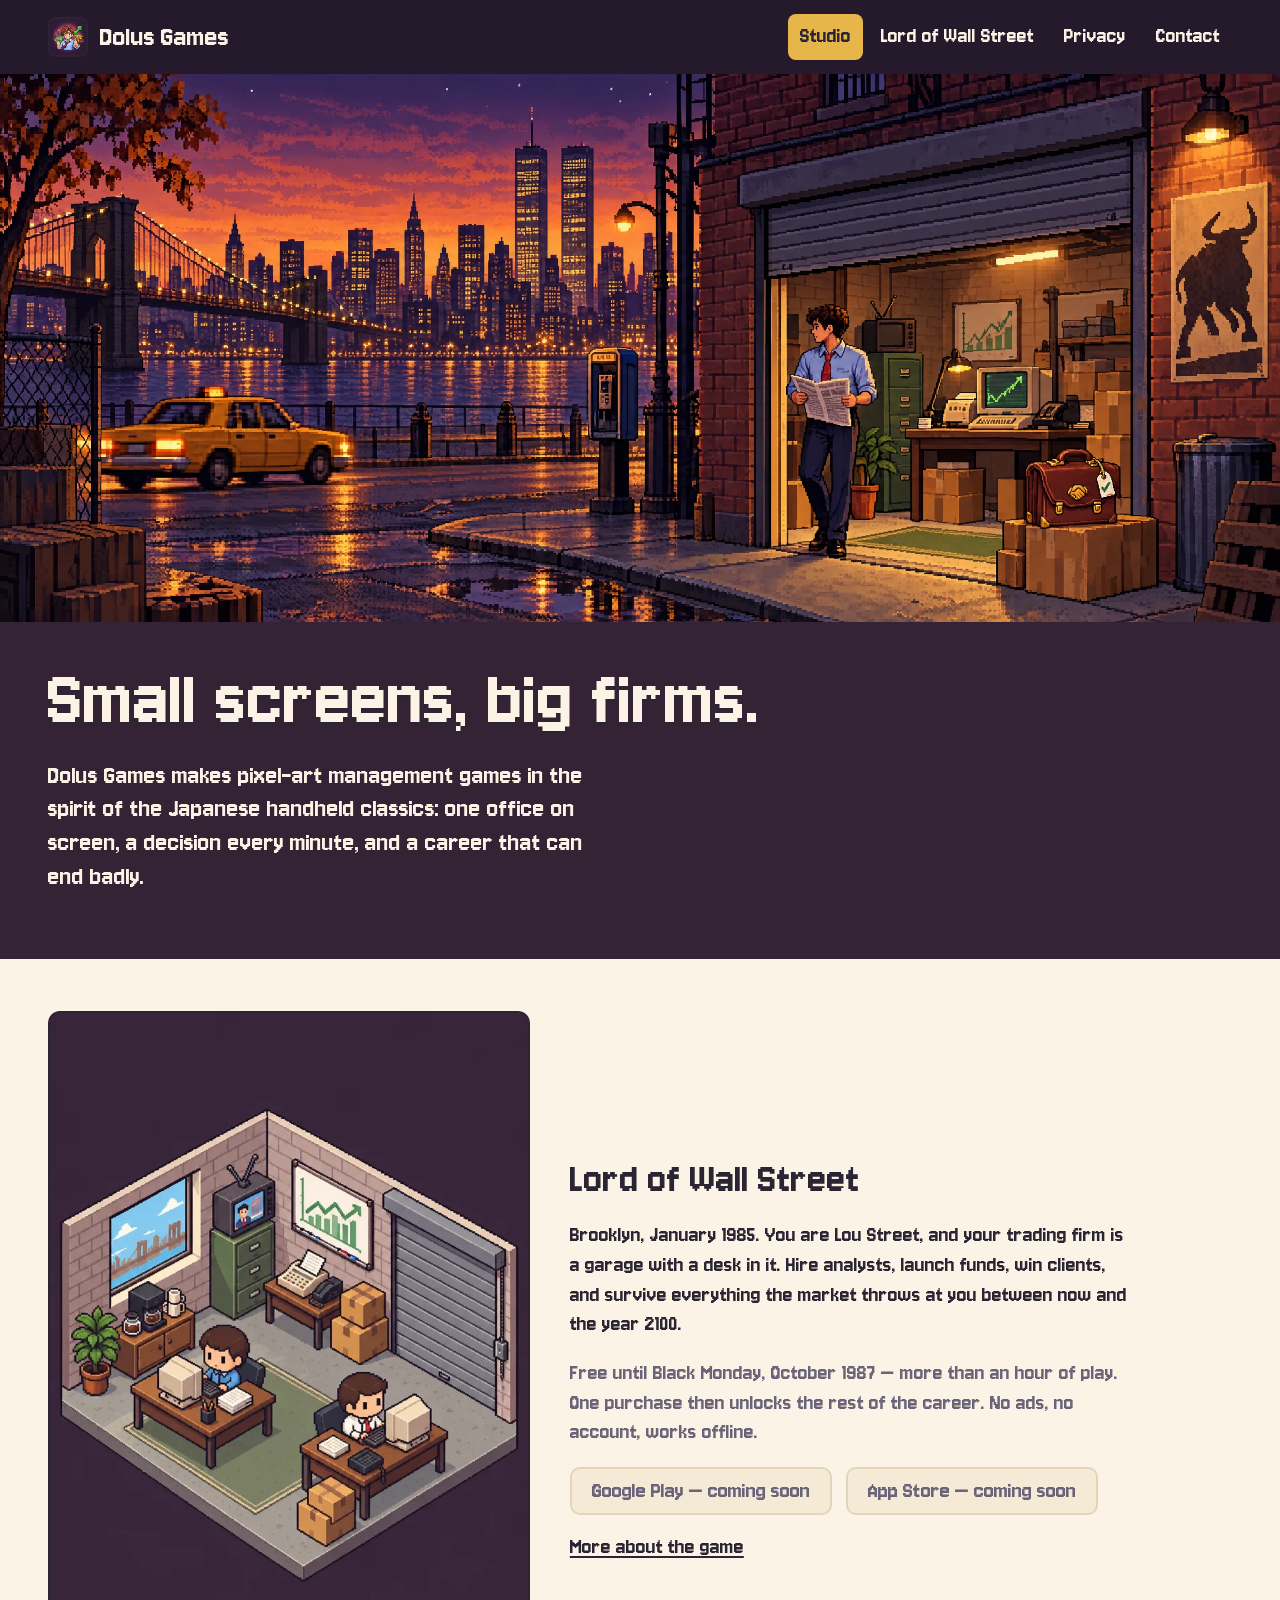
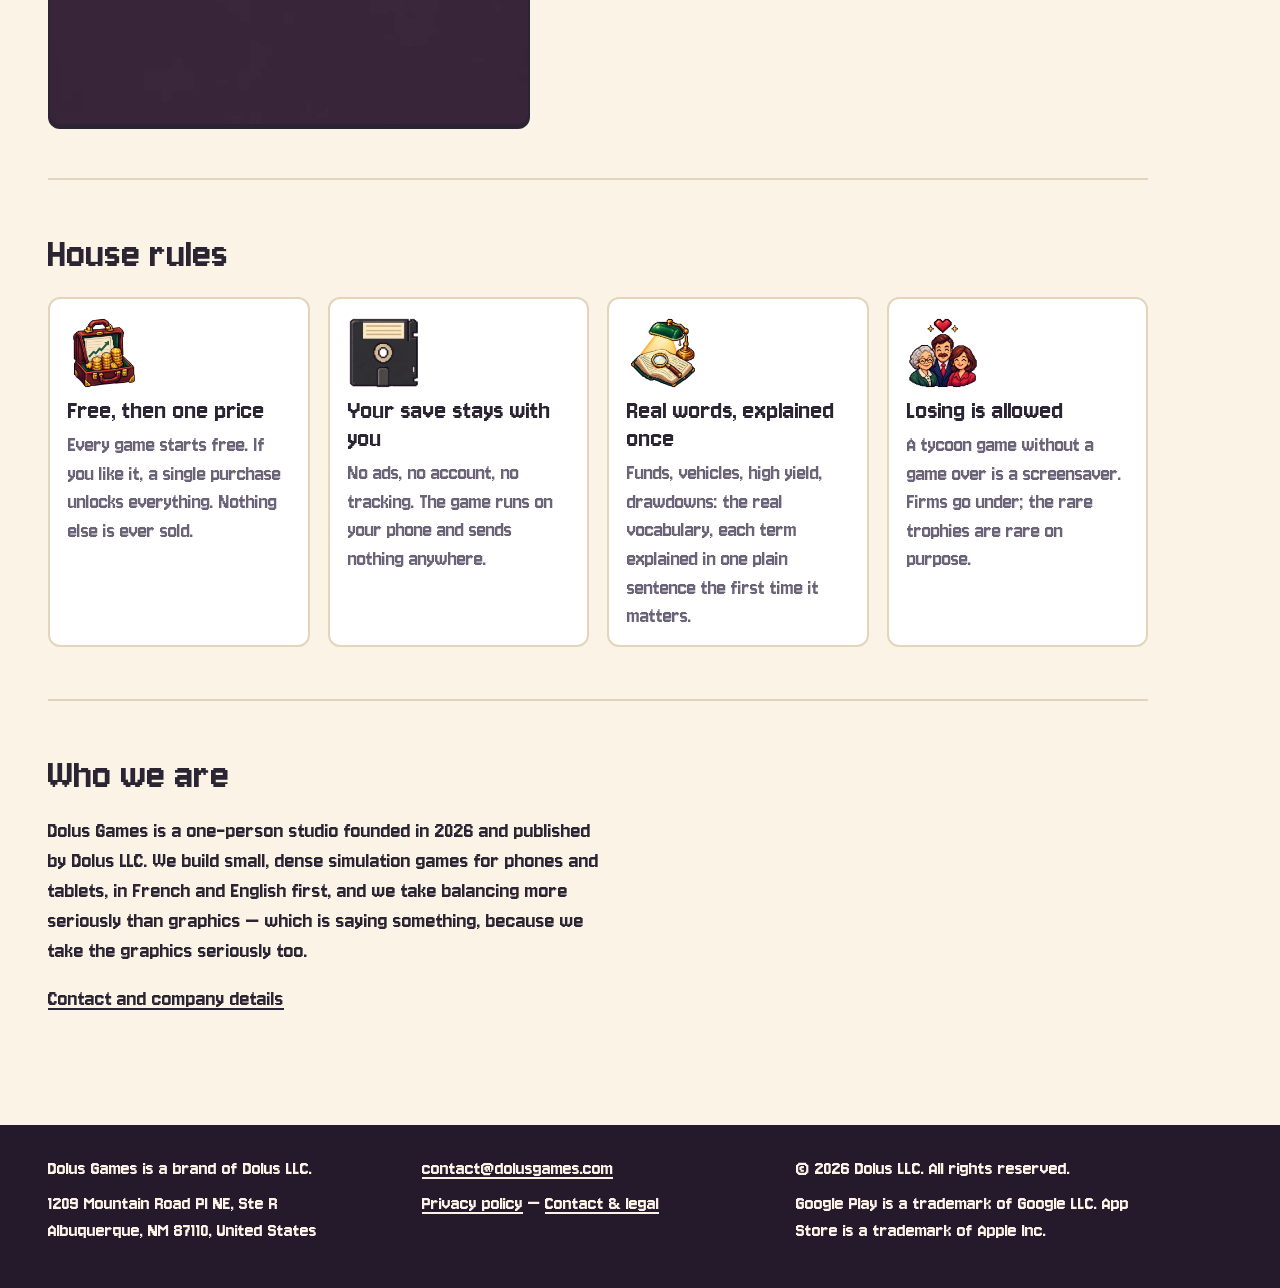
<file: index.html>
<!doctype html>
<html lang="en">
<head>
<meta charset="utf-8">
<meta name="viewport" content="width=device-width,initial-scale=1">
<title>Dolus Games — pixel-art tycoon games</title>
<meta name="description" content="Dolus Games is an independent studio making pixel-art management games. First title: Lord of Wall Street — build a trading firm from a Brooklyn garage in 1985 to the year 2100.">
<meta property="og:title" content="Dolus Games">
<meta property="og:description" content="Pixel-art tycoon games. First title: Lord of Wall Street.">
<meta property="og:image" content="https://dolusgames.com/img/og.jpg">
<link rel="stylesheet" href="styles.css">
<link rel="icon" href="img/icon-64.png">
<link rel="apple-touch-icon" href="img/icon-512.png">
</head>
<body>

<header class="top">
  <a class="brand" href="index.html"><img src="img/icon-256.webp" alt="" width="40" height="40">Dolus Games</a>
  <nav class="nav" aria-label="Main">
    <a href="index.html" aria-current="page">Studio</a>
    <a href="lord-of-wall-street.html">Lord of Wall Street</a>
    <a href="privacy.html">Privacy</a>
    <a href="contact.html">Contact</a>
  </nav>
</header>

<div class="hero">
  <img class="hero-art" src="img/hero.webp" srcset="img/hero-1200.webp 1200w, img/hero.webp 2400w" sizes="100vw" alt="A trader reads the newspaper at the door of a Brooklyn garage at dusk in 1985, the Manhattan skyline across the river." width="2400" height="1030">
  <div class="hero-copy">
    <h1>Small screens, big firms.</h1>
    <p>Dolus Games makes pixel-art management games in the spirit of the Japanese handheld classics: one office on screen, a decision every minute, and a career that can end badly.</p>
  </div>
</div>

<main>
  <section>
    <div class="split">
      <div class="art"><img src="img/garage.webp" alt="The first office: a Brooklyn garage with a desk, a computer, a TV and cardboard boxes." width="688" height="1024"></div>
      <div>
        <h2>Lord of Wall Street</h2>
        <p>Brooklyn, January 1985. You are Lou Street, and your trading firm is a garage with a desk in it. Hire analysts, launch funds, win clients, and survive everything the market throws at you between now and the year 2100.</p>
        <p class="muted">Free until Black Monday, October 1987 — more than an hour of play. One purchase then unlocks the rest of the career. No ads, no account, works offline.</p>
        <div class="stores">
          <span class="btn off">Google Play — coming soon</span>
          <span class="btn off">App Store — coming soon</span>
        </div>
        <p style="margin-top:18px"><a href="lord-of-wall-street.html">More about the game</a></p>
      </div>
    </div>
  </section>

  <section>
    <h2>House rules</h2>
    <div class="cards">
      <div class="card">
        <img src="img/m_fund.webp" alt="" width="72" height="72">
        <h3>Free, then one price</h3>
        <p>Every game starts free. If you like it, a single purchase unlocks everything. Nothing else is ever sold.</p>
      </div>
      <div class="card">
        <img src="img/m_save.webp" alt="" width="72" height="72">
        <h3>Your save stays with you</h3>
        <p>No ads, no account, no tracking. The game runs on your phone and sends nothing anywhere.</p>
      </div>
      <div class="card">
        <img src="img/m_research.webp" alt="" width="72" height="72">
        <h3>Real words, explained once</h3>
        <p>Funds, vehicles, high yield, drawdowns: the real vocabulary, each term explained in one plain sentence the first time it matters.</p>
      </div>
      <div class="card">
        <img src="img/t_clients.webp" alt="" width="72" height="72">
        <h3>Losing is allowed</h3>
        <p>A tycoon game without a game over is a screensaver. Firms go under; the rare trophies are rare on purpose.</p>
      </div>
    </div>
  </section>

  <section>
    <h2>Who we are</h2>
    <p>Dolus Games is a one-person studio founded in 2026 and published by Dolus LLC. We build small, dense simulation games for phones and tablets, in French and English first, and we take balancing more seriously than graphics — which is saying something, because we take the graphics seriously too.</p>
    <p><a href="contact.html">Contact and company details</a></p>
  </section>
</main>

<footer>
  <div class="cols">
    <div>
      <p>Dolus Games is a brand of Dolus LLC.</p>
      <p>1209 Mountain Road Pl NE, Ste R<br>Albuquerque, NM 87110, United States</p>
    </div>
    <div>
      <p><a href="mailto:contact@dolusgames.com">contact@dolusgames.com</a></p>
      <p><a href="privacy.html">Privacy policy</a> — <a href="contact.html">Contact &amp; legal</a></p>
    </div>
    <div>
      <p>© 2026 Dolus LLC. All rights reserved.</p>
      <p>Google Play is a trademark of Google LLC. App Store is a trademark of Apple Inc.</p>
    </div>
  </div>
</footer>
</body>
</html>
</file>
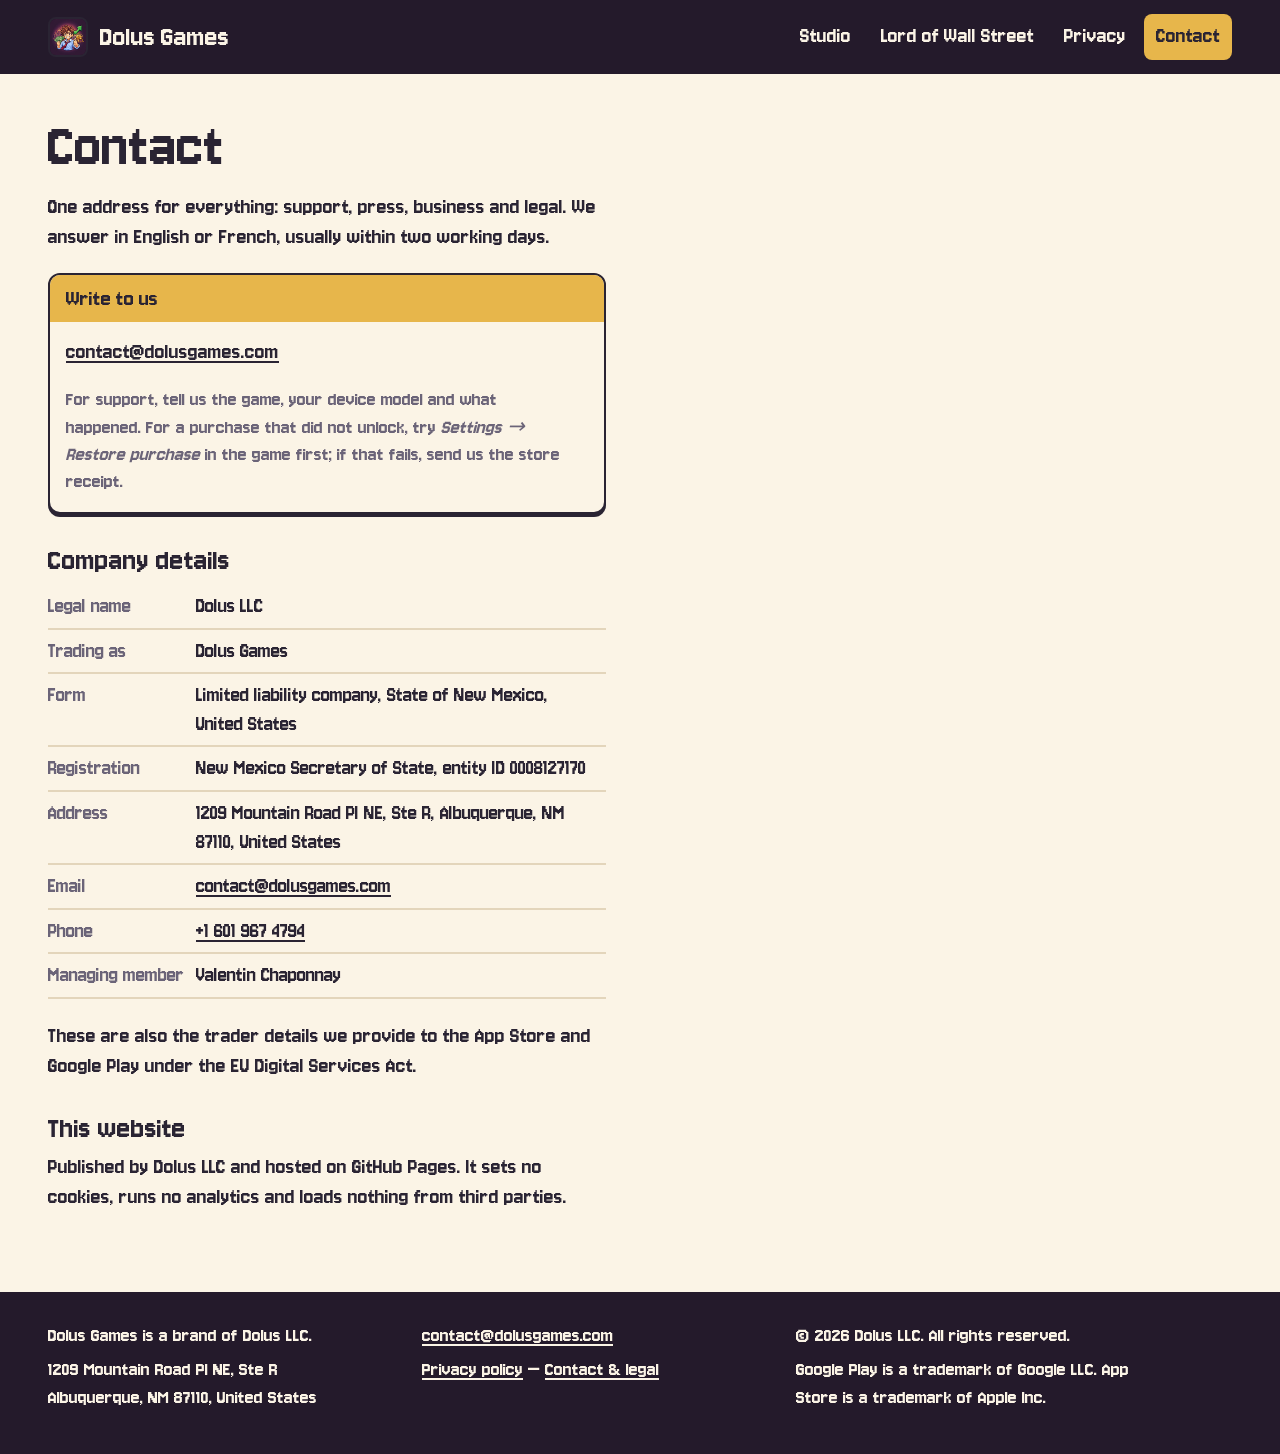
<file: contact.html>
<!doctype html>
<html lang="en">
<head>
<meta charset="utf-8">
<meta name="viewport" content="width=device-width,initial-scale=1">
<title>Contact and legal — Dolus Games</title>
<meta name="description" content="How to reach Dolus Games for support, press and legal matters, and the company details of Dolus LLC.">
<link rel="stylesheet" href="styles.css">
<link rel="icon" href="img/icon-64.png">
<link rel="apple-touch-icon" href="img/icon-512.png">
</head>
<body>

<header class="top">
  <a class="brand" href="index.html"><img src="img/icon-256.webp" alt="" width="40" height="40">Dolus Games</a>
  <nav class="nav" aria-label="Main">
    <a href="index.html">Studio</a>
    <a href="lord-of-wall-street.html">Lord of Wall Street</a>
    <a href="privacy.html">Privacy</a>
    <a href="contact.html" aria-current="page">Contact</a>
  </nav>
</header>

<main>
  <article class="doc">
    <h1>Contact</h1>
    <p>One address for everything: support, press, business and legal. We answer in English or French, usually within two working days.</p>

    <div class="win" style="margin:20px 0 30px">
      <div class="band brass">Write to us</div>
      <div class="body">
        <p><a href="mailto:contact@dolusgames.com">contact@dolusgames.com</a></p>
        <p class="muted" style="font-size:21px">For support, tell us the game, your device model and what happened. For a purchase that did not unlock, try <em>Settings → Restore purchase</em> in the game first; if that fails, send us the store receipt.</p>
      </div>
    </div>

    <h2>Company details</h2>
    <table>
      <tr><th>Legal name</th><td>Dolus LLC</td></tr>
      <tr><th>Trading as</th><td>Dolus Games</td></tr>
      <tr><th>Form</th><td>Limited liability company, State of New Mexico, United States</td></tr>
      <tr><th>Registration</th><td>New Mexico Secretary of State, entity ID 0008127170</td></tr>
      <tr><th>Address</th><td>1209 Mountain Road Pl NE, Ste R, Albuquerque, NM 87110, United States</td></tr>
      <tr><th>Email</th><td><a href="mailto:contact@dolusgames.com">contact@dolusgames.com</a></td></tr>
      <tr><th>Phone</th><td><a href="tel:+16019674794">+1 601 967 4794</a></td></tr>
      <tr><th>Managing member</th><td>Valentin Chaponnay</td></tr>
    </table>
    <p>These are also the trader details we provide to the App Store and Google Play under the EU Digital Services Act.</p>

    <h2>This website</h2>
    <p>Published by Dolus LLC and hosted on GitHub Pages. It sets no cookies, runs no analytics and loads nothing from third parties.</p>
  </article>
</main>

<footer>
  <div class="cols">
    <div>
      <p>Dolus Games is a brand of Dolus LLC.</p>
      <p>1209 Mountain Road Pl NE, Ste R<br>Albuquerque, NM 87110, United States</p>
    </div>
    <div>
      <p><a href="mailto:contact@dolusgames.com">contact@dolusgames.com</a></p>
      <p><a href="privacy.html">Privacy policy</a> — <a href="contact.html">Contact &amp; legal</a></p>
    </div>
    <div>
      <p>© 2026 Dolus LLC. All rights reserved.</p>
      <p>Google Play is a trademark of Google LLC. App Store is a trademark of Apple Inc.</p>
    </div>
  </div>
</footer>
</body>
</html>
</file>
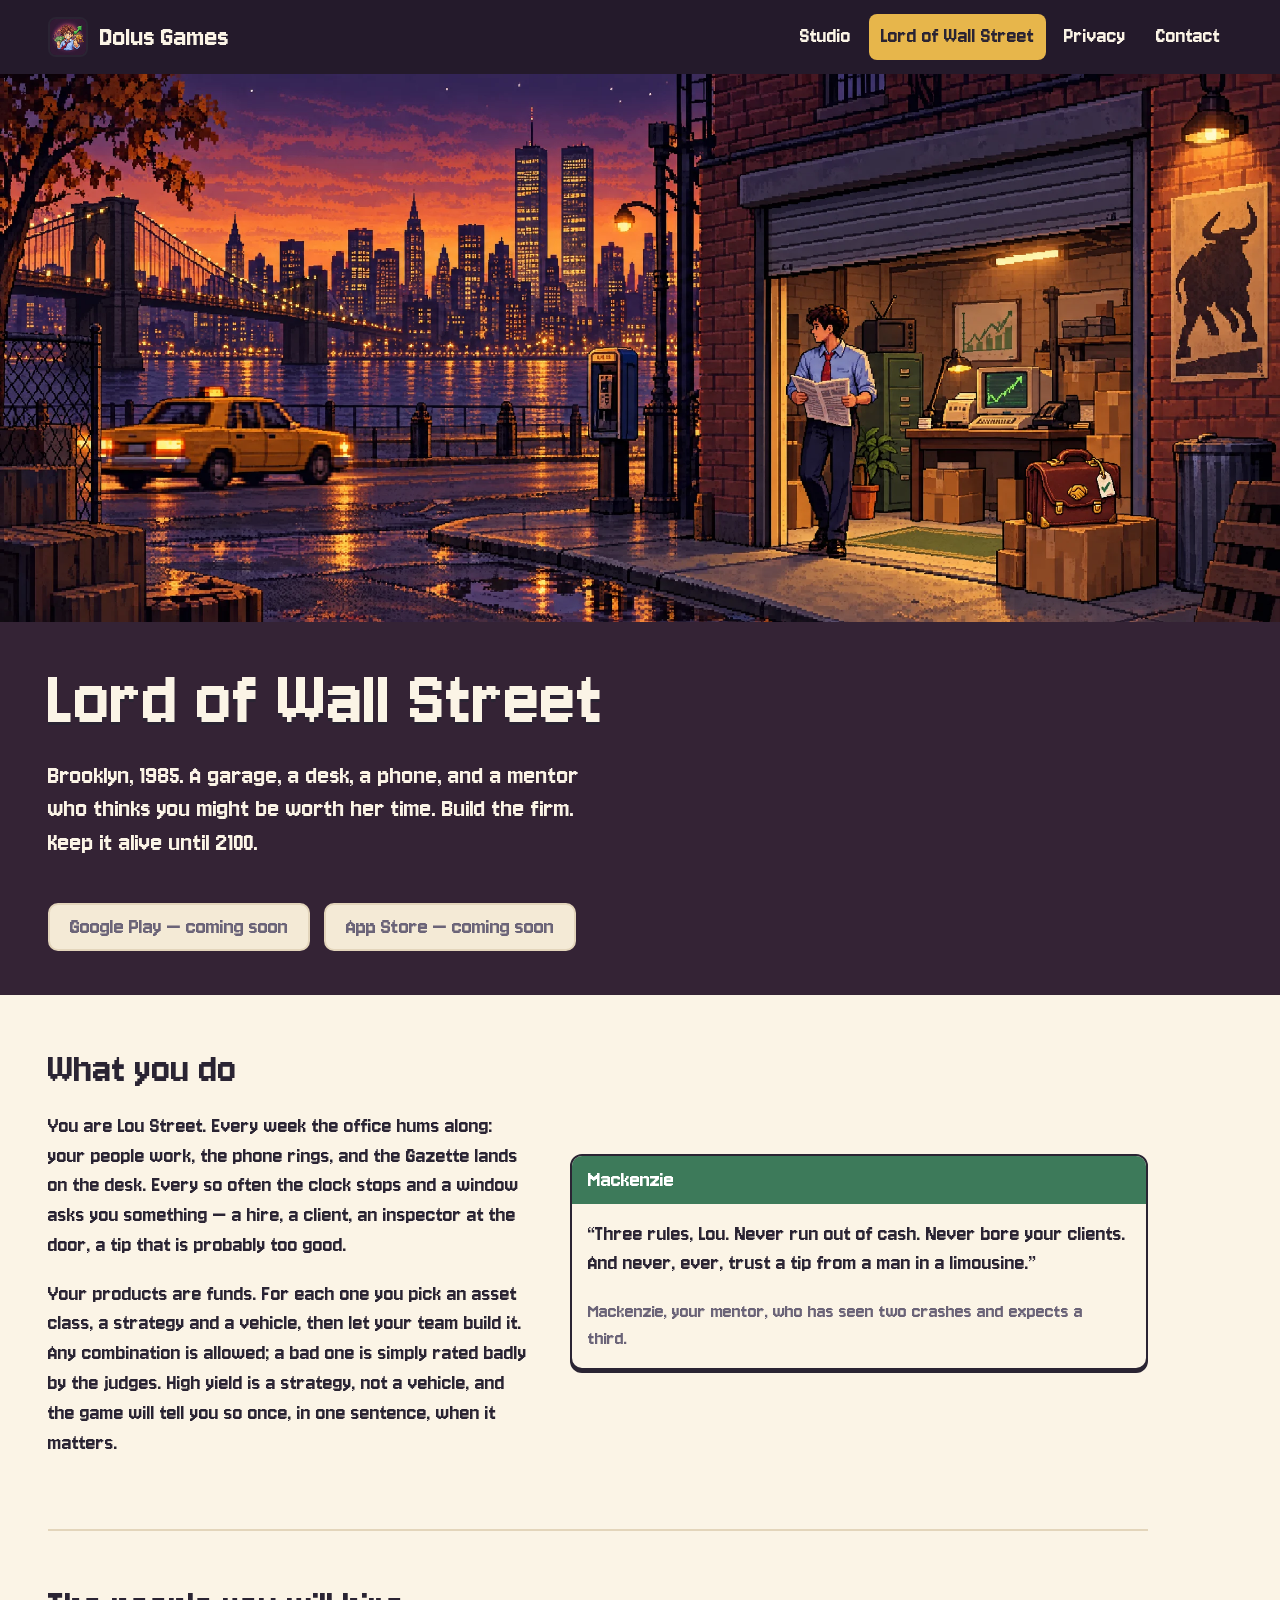
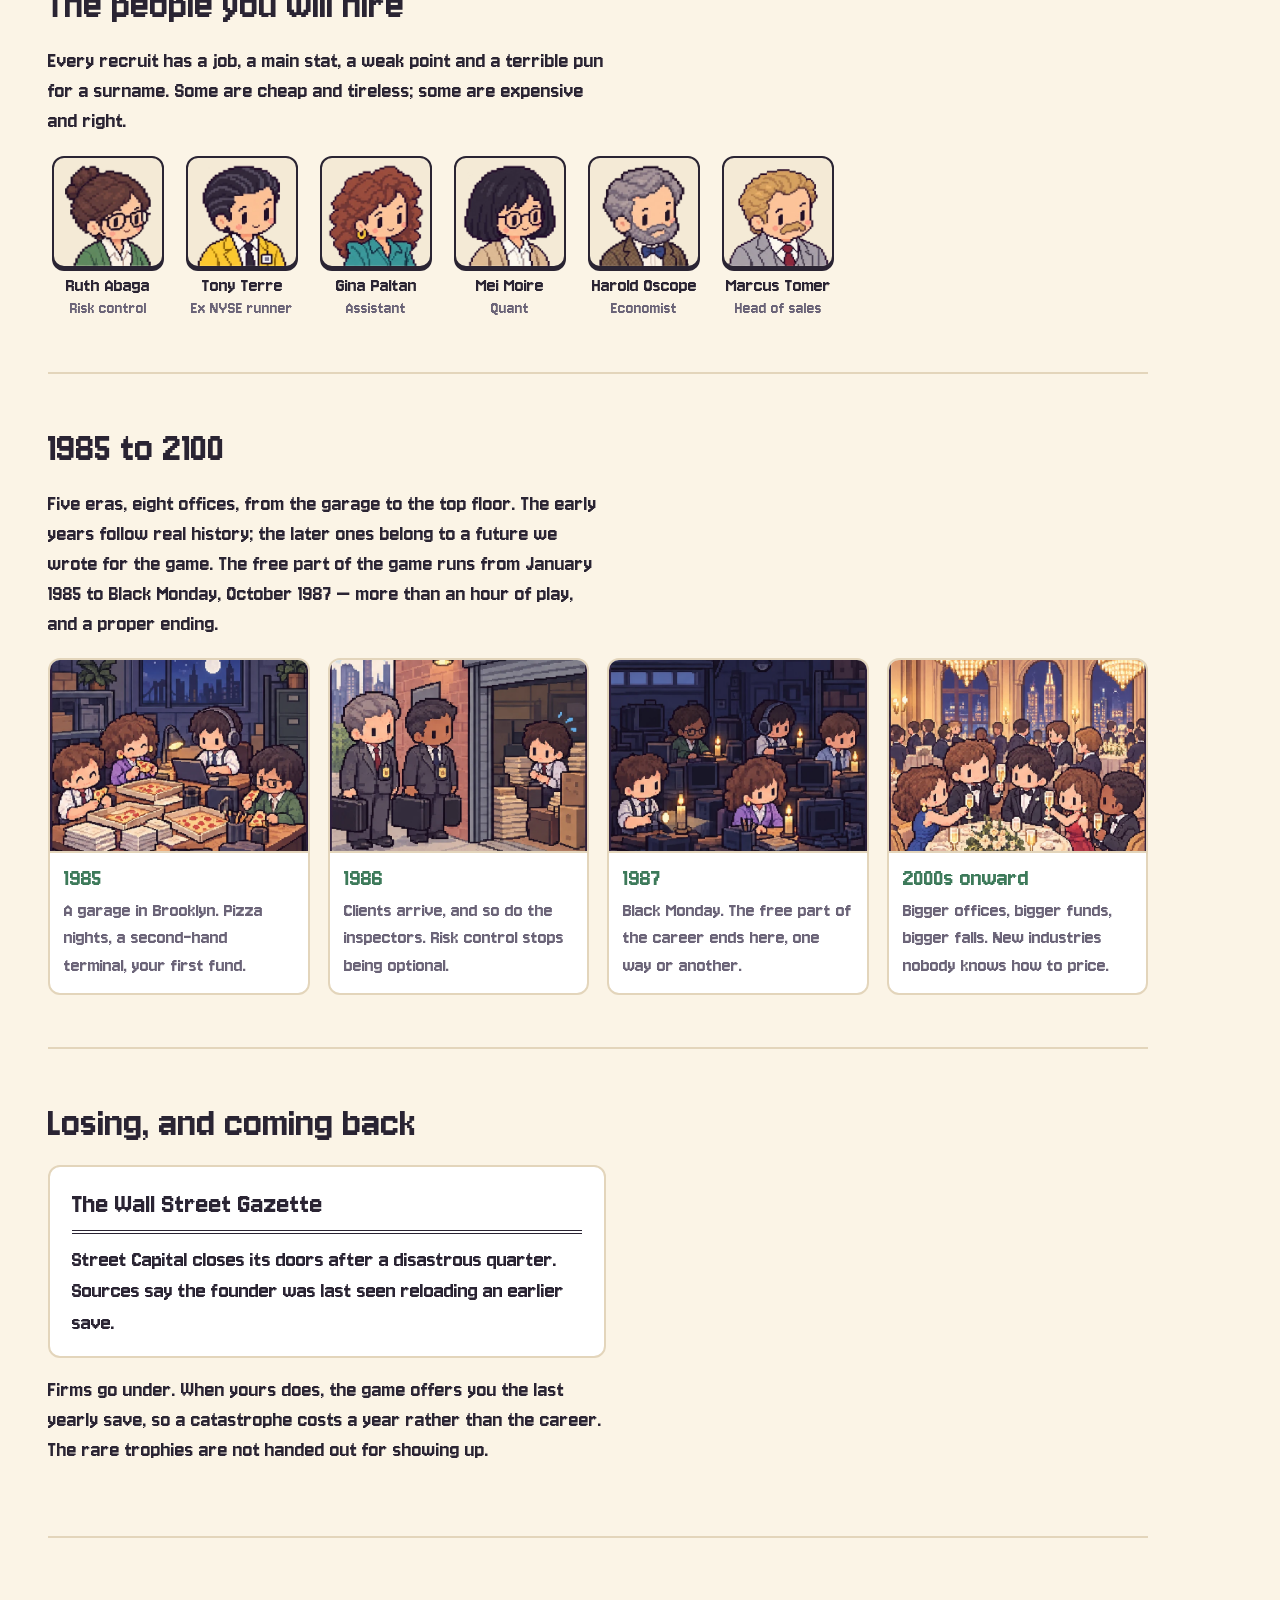
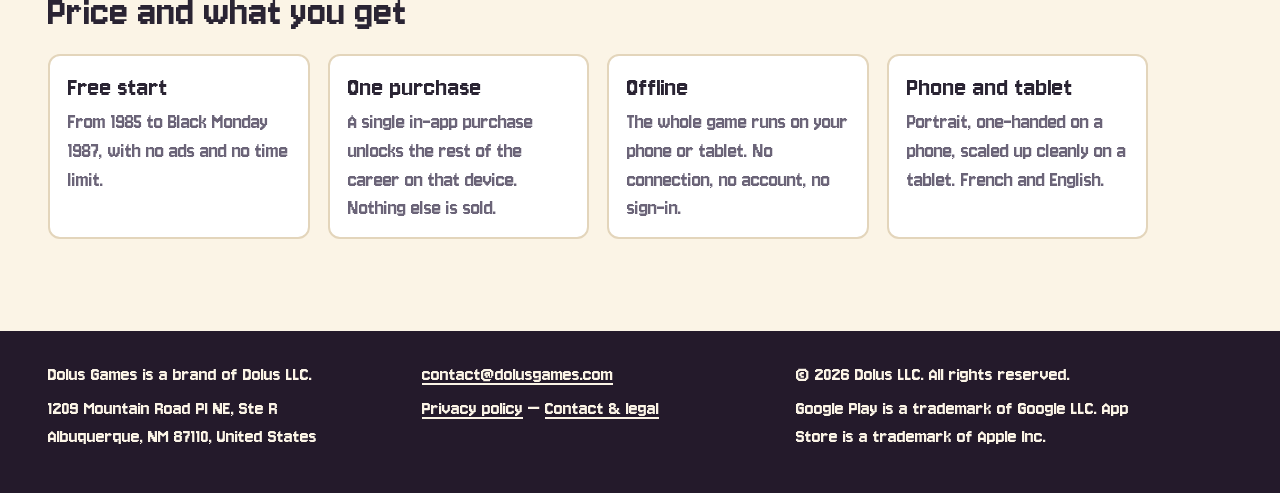
<file: lord-of-wall-street.html>
<!doctype html>
<html lang="en">
<head>
<meta charset="utf-8">
<meta name="viewport" content="width=device-width,initial-scale=1">
<title>Lord of Wall Street — Dolus Games</title>
<meta name="description" content="Lord of Wall Street: a pixel-art management game. Start a trading firm in a Brooklyn garage in 1985 and run it to the year 2100. Free first era, one purchase unlocks the rest. No ads, offline.">
<meta property="og:title" content="Lord of Wall Street">
<meta property="og:description" content="From a Brooklyn garage in 1985 to the year 2100. A pixel-art trading-firm tycoon game.">
<meta property="og:image" content="https://dolusgames.com/img/og.jpg">
<link rel="stylesheet" href="styles.css">
<link rel="icon" href="img/icon-64.png">
<link rel="apple-touch-icon" href="img/icon-512.png">
</head>
<body>

<header class="top">
  <a class="brand" href="index.html"><img src="img/icon-256.webp" alt="" width="40" height="40">Dolus Games</a>
  <nav class="nav" aria-label="Main">
    <a href="index.html">Studio</a>
    <a href="lord-of-wall-street.html" aria-current="page">Lord of Wall Street</a>
    <a href="privacy.html">Privacy</a>
    <a href="contact.html">Contact</a>
  </nav>
</header>

<div class="hero">
  <img class="hero-art" src="img/hero.webp" srcset="img/hero-1200.webp 1200w, img/hero.webp 2400w" sizes="100vw" alt="A trader reads the newspaper at the door of a Brooklyn garage at dusk in 1985, the Manhattan skyline across the river." width="2400" height="1030">
  <div class="hero-copy">
    <h1>Lord of Wall Street</h1>
    <p>Brooklyn, 1985. A garage, a desk, a phone, and a mentor who thinks you might be worth her time. Build the firm. Keep it alive until 2100.</p>
    <div class="stores">
      <span class="btn off">Google Play — coming soon</span>
      <span class="btn off">App Store — coming soon</span>
    </div>
  </div>
</div>

<main>
  <section>
    <div class="split">
      <div>
        <h2>What you do</h2>
        <p>You are Lou Street. Every week the office hums along: your people work, the phone rings, and the Gazette lands on the desk. Every so often the clock stops and a window asks you something — a hire, a client, an inspector at the door, a tip that is probably too good.</p>
        <p>Your products are funds. For each one you pick an asset class, a strategy and a vehicle, then let your team build it. Any combination is allowed; a bad one is simply rated badly by the judges. High yield is a strategy, not a vehicle, and the game will tell you so once, in one sentence, when it matters.</p>
      </div>
      <div class="win">
        <div class="band">Mackenzie</div>
        <div class="body">
          <p>“Three rules, Lou. Never run out of cash. Never bore your clients. And never, ever, trust a tip from a man in a limousine.”</p>
          <p class="muted" style="font-size:21px">Mackenzie, your mentor, who has seen two crashes and expects a third.</p>
        </div>
      </div>
    </div>
  </section>

  <section>
    <h2>The people you will hire</h2>
    <p>Every recruit has a job, a main stat, a weak point and a terrible pun for a surname. Some are cheap and tireless; some are expensive and right.</p>
    <div class="team">
      <div class="who"><img src="img/emp_ruth.webp" alt="" width="112" height="112"><span>Ruth Abaga</span><small>Risk control</small></div>
      <div class="who"><img src="img/emp_tony.webp" alt="" width="112" height="112"><span>Tony Terre</span><small>Ex NYSE runner</small></div>
      <div class="who"><img src="img/emp_gina.webp" alt="" width="112" height="112"><span>Gina Paltan</span><small>Assistant</small></div>
      <div class="who"><img src="img/emp_mei.webp" alt="" width="112" height="112"><span>Mei Moire</span><small>Quant</small></div>
      <div class="who"><img src="img/emp_harold.webp" alt="" width="112" height="112"><span>Harold Oscope</span><small>Economist</small></div>
      <div class="who"><img src="img/emp_marcus.webp" alt="" width="112" height="112"><span>Marcus Tomer</span><small>Head of sales</small></div>
    </div>
  </section>

  <section>
    <h2>1985 to 2100</h2>
    <p>Five eras, eight offices, from the garage to the top floor. The early years follow real history; the later ones belong to a future we wrote for the game. The free part of the game runs from January 1985 to Black Monday, October 1987 — more than an hour of play, and a proper ending.</p>
    <div class="eras">
      <div class="era"><img src="img/ev_pizza.webp" alt="" width="720" height="670"><div><span>1985</span><p>A garage in Brooklyn. Pizza nights, a second-hand terminal, your first fund.</p></div></div>
      <div class="era"><img src="img/ev_sec.webp" alt="" width="720" height="670"><div><span>1986</span><p>Clients arrive, and so do the inspectors. Risk control stops being optional.</p></div></div>
      <div class="era"><img src="img/ev_blackout.webp" alt="" width="720" height="670"><div><span>1987</span><p>Black Monday. The free part of the career ends here, one way or another.</p></div></div>
      <div class="era"><img src="img/ev_gala.webp" alt="" width="720" height="670"><div><span>2000s onward</span><p>Bigger offices, bigger funds, bigger falls. New industries nobody knows how to price.</p></div></div>
    </div>
  </section>

  <section>
    <h2>Losing, and coming back</h2>
    <div class="gazette">
      <div class="mast">The Wall Street Gazette</div>
      <p>Street Capital closes its doors after a disastrous quarter. Sources say the founder was last seen reloading an earlier save.</p>
    </div>
    <p style="margin-top:18px">Firms go under. When yours does, the game offers you the last yearly save, so a catastrophe costs a year rather than the career. The rare trophies are not handed out for showing up.</p>
  </section>

  <section>
    <h2>Price and what you get</h2>
    <div class="cards">
      <div class="card"><h3>Free start</h3><p>From 1985 to Black Monday 1987, with no ads and no time limit.</p></div>
      <div class="card"><h3>One purchase</h3><p>A single in-app purchase unlocks the rest of the career on that device. Nothing else is sold.</p></div>
      <div class="card"><h3>Offline</h3><p>The whole game runs on your phone or tablet. No connection, no account, no sign-in.</p></div>
      <div class="card"><h3>Phone and tablet</h3><p>Portrait, one-handed on a phone, scaled up cleanly on a tablet. French and English.</p></div>
    </div>
  </section>
</main>

<footer>
  <div class="cols">
    <div>
      <p>Dolus Games is a brand of Dolus LLC.</p>
      <p>1209 Mountain Road Pl NE, Ste R<br>Albuquerque, NM 87110, United States</p>
    </div>
    <div>
      <p><a href="mailto:contact@dolusgames.com">contact@dolusgames.com</a></p>
      <p><a href="privacy.html">Privacy policy</a> — <a href="contact.html">Contact &amp; legal</a></p>
    </div>
    <div>
      <p>© 2026 Dolus LLC. All rights reserved.</p>
      <p>Google Play is a trademark of Google LLC. App Store is a trademark of Apple Inc.</p>
    </div>
  </div>
</footer>
</body>
</html>
</file>
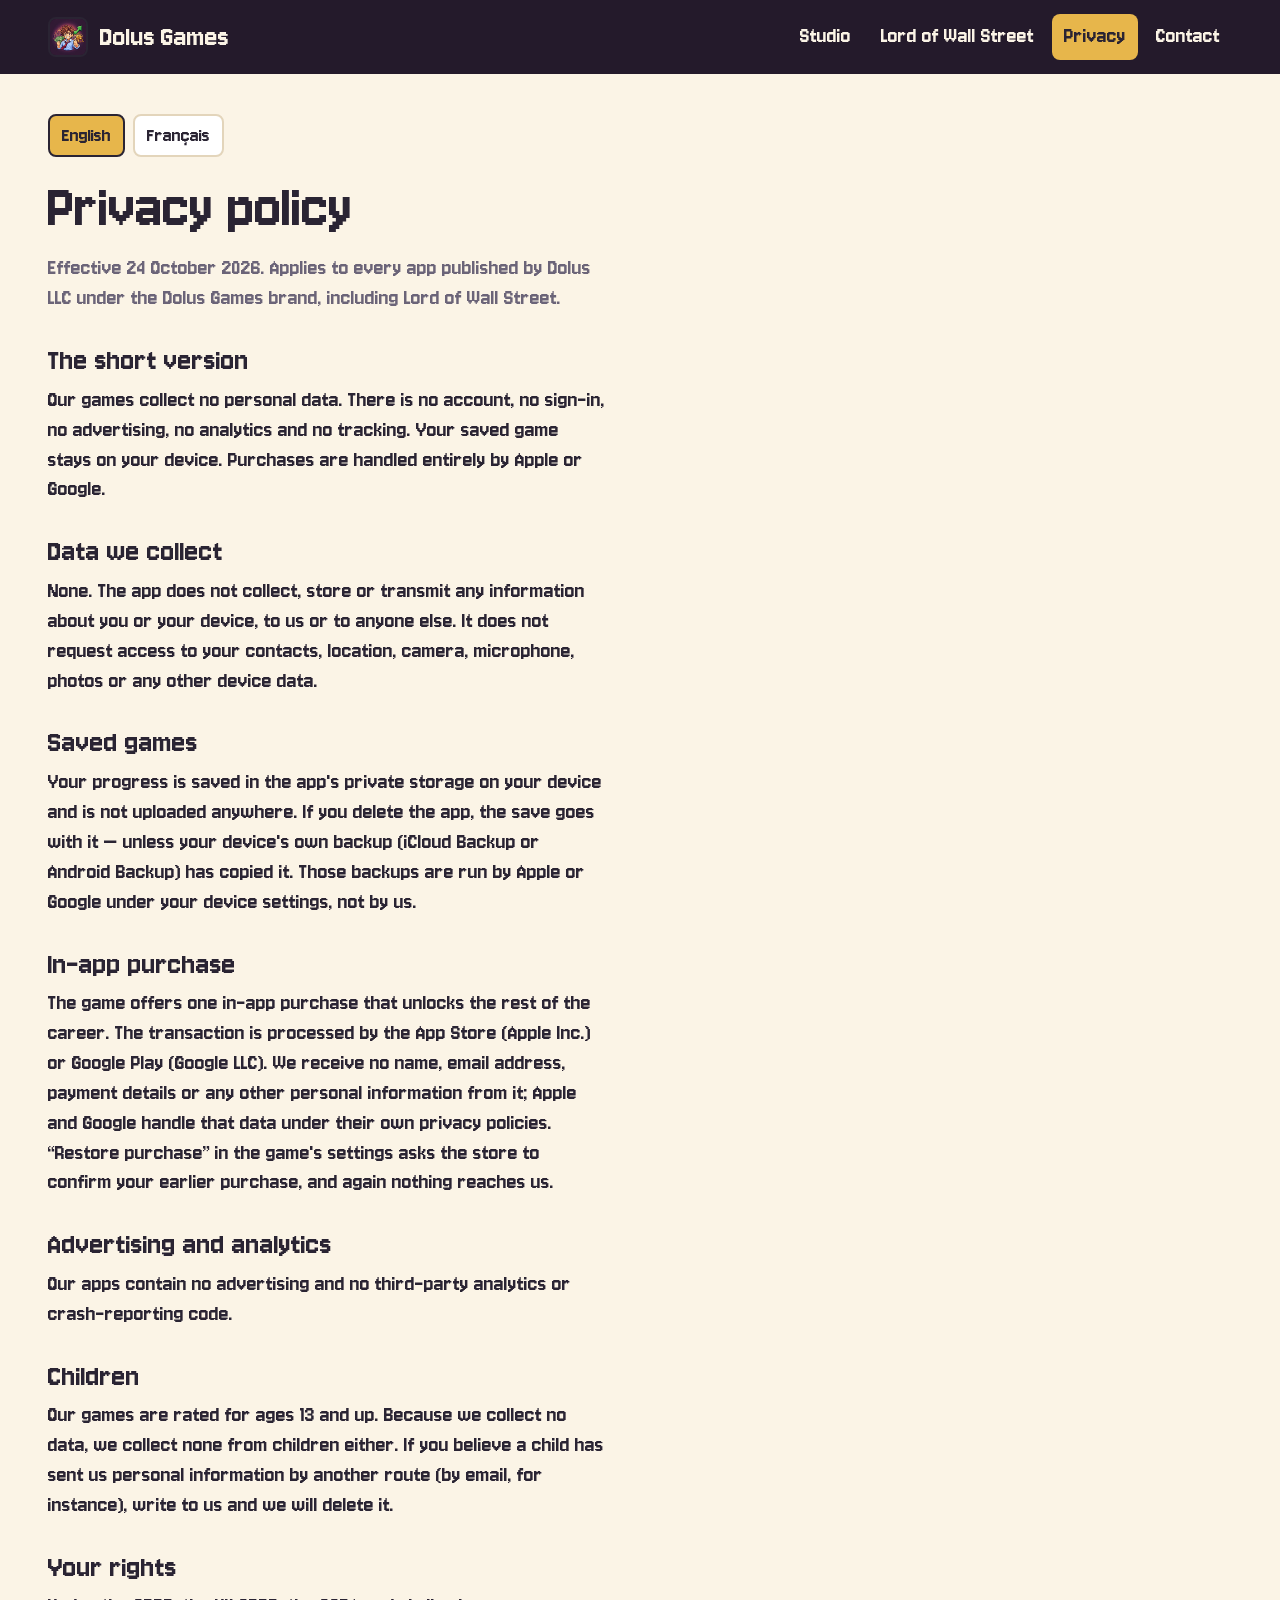
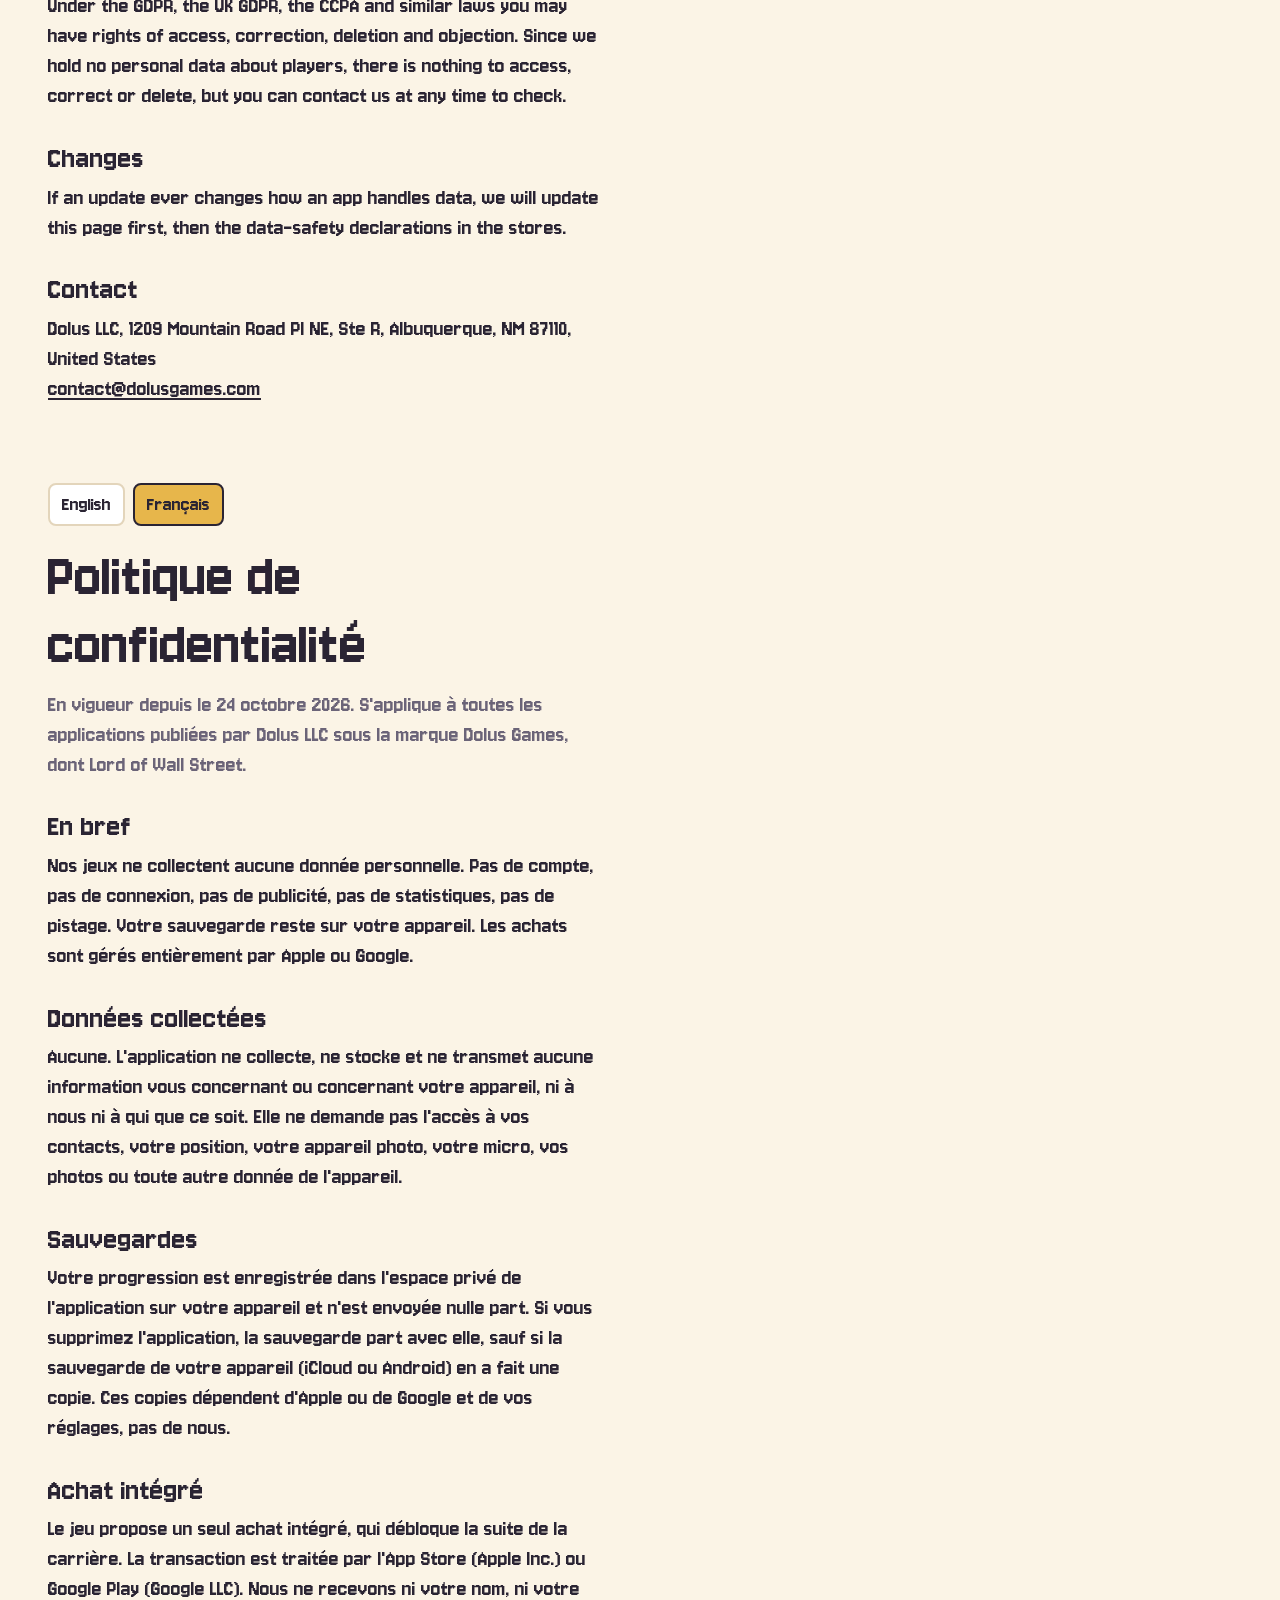
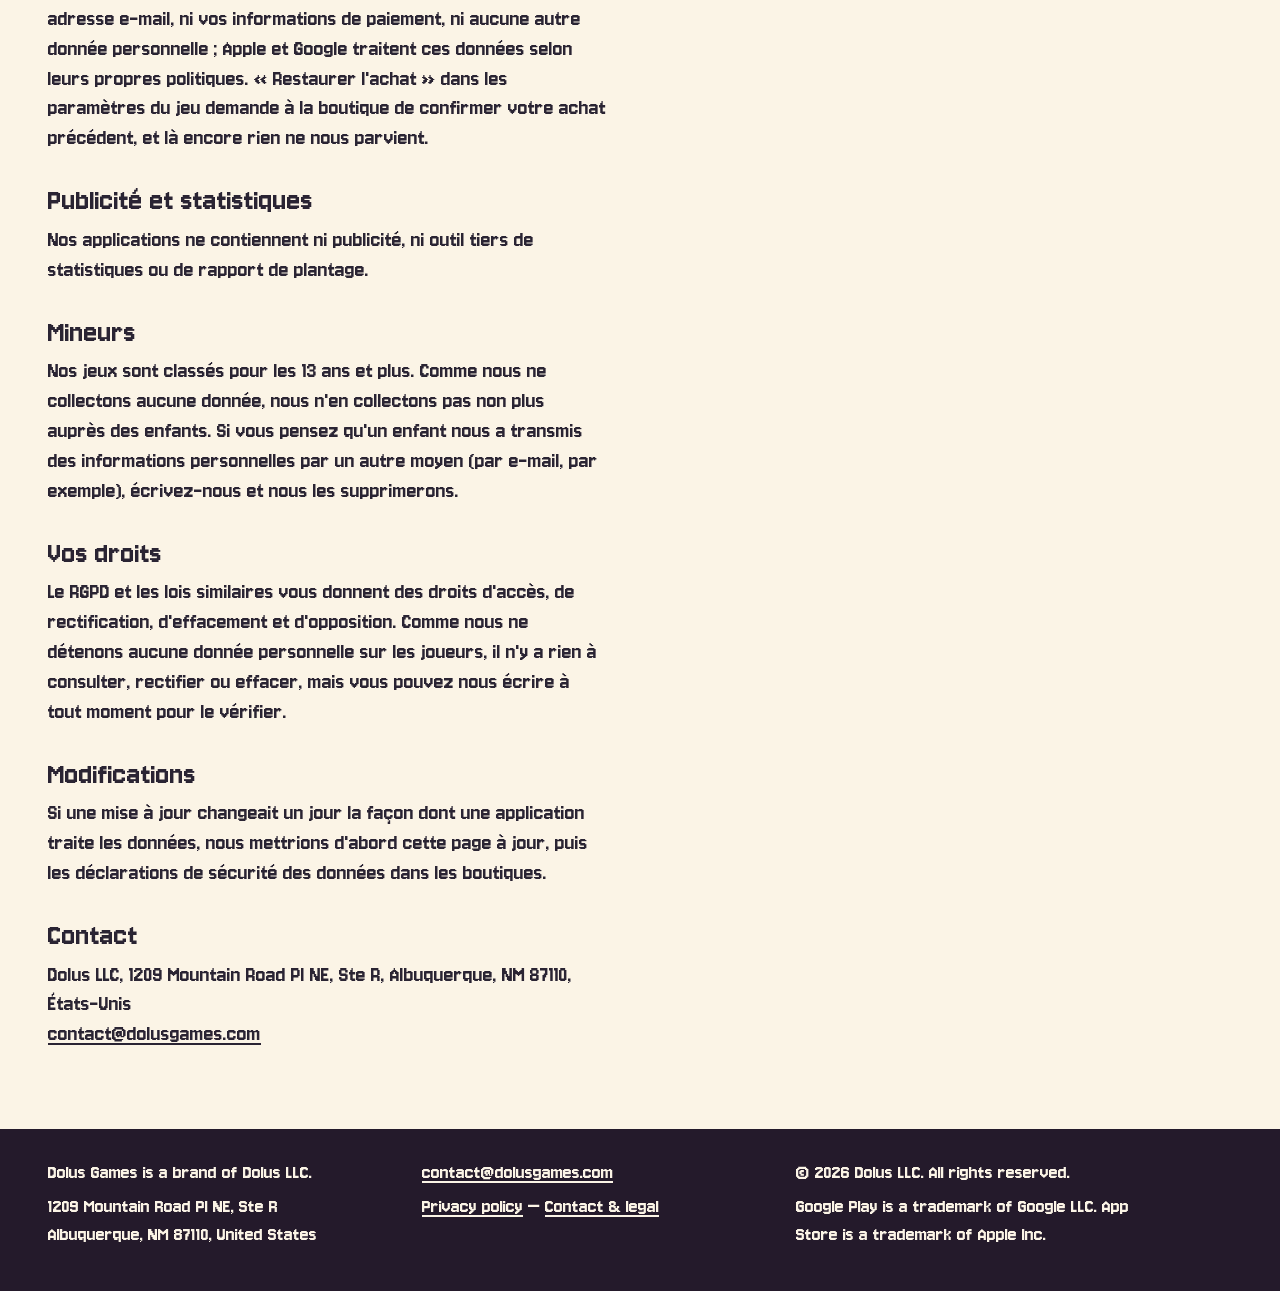
<file: privacy.html>
<!doctype html>
<html lang="en">
<head>
<meta charset="utf-8">
<meta name="viewport" content="width=device-width,initial-scale=1">
<title>Privacy policy — Dolus Games</title>
<meta name="description" content="Privacy policy for Dolus Games apps, including Lord of Wall Street. We collect no personal data.">
<link rel="stylesheet" href="styles.css">
<link rel="icon" href="img/icon-64.png">
<link rel="apple-touch-icon" href="img/icon-512.png">
</head>
<body>

<header class="top">
  <a class="brand" href="index.html"><img src="img/icon-256.webp" alt="" width="40" height="40">Dolus Games</a>
  <nav class="nav" aria-label="Main">
    <a href="index.html">Studio</a>
    <a href="lord-of-wall-street.html">Lord of Wall Street</a>
    <a href="privacy.html" aria-current="page">Privacy</a>
    <a href="contact.html">Contact</a>
  </nav>
</header>

<main>
  <article class="doc" id="en" lang="en">
    <div class="lang"><a href="#en" aria-current="true">English</a><a href="#fr">Français</a></div>
    <h1>Privacy policy</h1>
    <p class="muted">Effective 24 October 2026. Applies to every app published by Dolus LLC under the Dolus Games brand, including Lord of Wall Street.</p>

    <h2>The short version</h2>
    <p>Our games collect no personal data. There is no account, no sign-in, no advertising, no analytics and no tracking. Your saved game stays on your device. Purchases are handled entirely by Apple or Google.</p>

    <h2>Data we collect</h2>
    <p>None. The app does not collect, store or transmit any information about you or your device, to us or to anyone else. It does not request access to your contacts, location, camera, microphone, photos or any other device data.</p>

    <h2>Saved games</h2>
    <p>Your progress is saved in the app's private storage on your device and is not uploaded anywhere. If you delete the app, the save goes with it — unless your device's own backup (iCloud Backup or Android Backup) has copied it. Those backups are run by Apple or Google under your device settings, not by us.</p>

    <h2>In-app purchase</h2>
    <p>The game offers one in-app purchase that unlocks the rest of the career. The transaction is processed by the App Store (Apple Inc.) or Google Play (Google LLC). We receive no name, email address, payment details or any other personal information from it; Apple and Google handle that data under their own privacy policies. “Restore purchase” in the game's settings asks the store to confirm your earlier purchase, and again nothing reaches us.</p>

    <h2>Advertising and analytics</h2>
    <p>Our apps contain no advertising and no third-party analytics or crash-reporting code.</p>

    <h2>Children</h2>
    <p>Our games are rated for ages 13 and up. Because we collect no data, we collect none from children either. If you believe a child has sent us personal information by another route (by email, for instance), write to us and we will delete it.</p>

    <h2>Your rights</h2>
    <p>Under the GDPR, the UK GDPR, the CCPA and similar laws you may have rights of access, correction, deletion and objection. Since we hold no personal data about players, there is nothing to access, correct or delete, but you can contact us at any time to check.</p>

    <h2>Changes</h2>
    <p>If an update ever changes how an app handles data, we will update this page first, then the data-safety declarations in the stores.</p>

    <h2>Contact</h2>
    <p>Dolus LLC, 1209 Mountain Road Pl NE, Ste R, Albuquerque, NM 87110, United States<br><a href="mailto:contact@dolusgames.com">contact@dolusgames.com</a></p>
  </article>

  <article class="doc" id="fr" lang="fr">
    <div class="lang"><a href="#en">English</a><a href="#fr" aria-current="true">Français</a></div>
    <h1>Politique de confidentialité</h1>
    <p class="muted">En vigueur depuis le 24 octobre 2026. S'applique à toutes les applications publiées par Dolus LLC sous la marque Dolus Games, dont Lord of Wall Street.</p>

    <h2>En bref</h2>
    <p>Nos jeux ne collectent aucune donnée personnelle. Pas de compte, pas de connexion, pas de publicité, pas de statistiques, pas de pistage. Votre sauvegarde reste sur votre appareil. Les achats sont gérés entièrement par Apple ou Google.</p>

    <h2>Données collectées</h2>
    <p>Aucune. L'application ne collecte, ne stocke et ne transmet aucune information vous concernant ou concernant votre appareil, ni à nous ni à qui que ce soit. Elle ne demande pas l'accès à vos contacts, votre position, votre appareil photo, votre micro, vos photos ou toute autre donnée de l'appareil.</p>

    <h2>Sauvegardes</h2>
    <p>Votre progression est enregistrée dans l'espace privé de l'application sur votre appareil et n'est envoyée nulle part. Si vous supprimez l'application, la sauvegarde part avec elle, sauf si la sauvegarde de votre appareil (iCloud ou Android) en a fait une copie. Ces copies dépendent d'Apple ou de Google et de vos réglages, pas de nous.</p>

    <h2>Achat intégré</h2>
    <p>Le jeu propose un seul achat intégré, qui débloque la suite de la carrière. La transaction est traitée par l'App Store (Apple Inc.) ou Google Play (Google LLC). Nous ne recevons ni votre nom, ni votre adresse e-mail, ni vos informations de paiement, ni aucune autre donnée personnelle ; Apple et Google traitent ces données selon leurs propres politiques. « Restaurer l'achat » dans les paramètres du jeu demande à la boutique de confirmer votre achat précédent, et là encore rien ne nous parvient.</p>

    <h2>Publicité et statistiques</h2>
    <p>Nos applications ne contiennent ni publicité, ni outil tiers de statistiques ou de rapport de plantage.</p>

    <h2>Mineurs</h2>
    <p>Nos jeux sont classés pour les 13 ans et plus. Comme nous ne collectons aucune donnée, nous n'en collectons pas non plus auprès des enfants. Si vous pensez qu'un enfant nous a transmis des informations personnelles par un autre moyen (par e-mail, par exemple), écrivez-nous et nous les supprimerons.</p>

    <h2>Vos droits</h2>
    <p>Le RGPD et les lois similaires vous donnent des droits d'accès, de rectification, d'effacement et d'opposition. Comme nous ne détenons aucune donnée personnelle sur les joueurs, il n'y a rien à consulter, rectifier ou effacer, mais vous pouvez nous écrire à tout moment pour le vérifier.</p>

    <h2>Modifications</h2>
    <p>Si une mise à jour changeait un jour la façon dont une application traite les données, nous mettrions d'abord cette page à jour, puis les déclarations de sécurité des données dans les boutiques.</p>

    <h2>Contact</h2>
    <p>Dolus LLC, 1209 Mountain Road Pl NE, Ste R, Albuquerque, NM 87110, États-Unis<br><a href="mailto:contact@dolusgames.com">contact@dolusgames.com</a></p>
  </article>
</main>

<footer>
  <div class="cols">
    <div>
      <p>Dolus Games is a brand of Dolus LLC.</p>
      <p>1209 Mountain Road Pl NE, Ste R<br>Albuquerque, NM 87110, United States</p>
    </div>
    <div>
      <p><a href="mailto:contact@dolusgames.com">contact@dolusgames.com</a></p>
      <p><a href="privacy.html">Privacy policy</a> — <a href="contact.html">Contact &amp; legal</a></p>
    </div>
    <div>
      <p>© 2026 Dolus LLC. All rights reserved.</p>
      <p>Google Play is a trademark of Google LLC. App Store is a trademark of Apple Inc.</p>
    </div>
  </div>
</footer>
</body>
</html>
</file>
<file: styles.css>
@font-face{
  font-family:"Jersey 10";
  src:url("fonts/jersey-10-latin-400-normal.woff2") format("woff2");
  font-weight:400;font-style:normal;font-display:swap;
}
:root{
  --encre:#2A2433;
  --prune-gris:#6B6478;
  --prune-nuit:#342335;
  --prune-fonce:#241A2B;
  --papier:#FBF4E6;
  --papier-fonce:#F4EAD6;
  --blanc:#FFFFFF;
  --ligne:#E3D5BB;
  --laiton:#E7B64B;
  --laiton-clair:#F6DFA3;
  --vert:#3D7A5A;
  --rouge:#C2493F;
  --gutter:clamp(16px,4vw,48px);
  --measure:62ch;
}
*{box-sizing:border-box}
html{-webkit-text-size-adjust:100%}
body{
  margin:0;background:var(--papier);color:var(--encre);
  font-family:"Jersey 10",system-ui,sans-serif;
  font-size:23px;line-height:1.3;
}
img{display:block;max-width:100%;height:auto;image-rendering:auto}
a{color:var(--encre);text-decoration-thickness:2px;text-underline-offset:3px}
a:hover{color:var(--vert)}
a:focus-visible,button:focus-visible{outline:3px solid var(--laiton);outline-offset:3px}
h1,h2,h3{font-weight:400;margin:0;line-height:1.05}
h1{font-size:clamp(44px,7vw,84px)}
h2{font-size:clamp(32px,4vw,44px);margin-bottom:18px}
h3{font-size:27px;margin-bottom:6px}
p{margin:0 0 .8em;max-width:var(--measure)}
.muted{color:var(--prune-gris)}
ul{max-width:var(--measure);padding-left:1.1em}

/* buttons: charter — ink outline 2px, hard shadow 3px, pressed goes down 2px */
.btn{
  display:inline-flex;align-items:center;gap:10px;
  min-height:48px;padding:6px 20px;border-radius:10px;
  border:2px solid var(--encre);box-shadow:0 3px 0 var(--encre);
  background:var(--laiton);color:var(--encre);text-decoration:none;
  font-size:24px;line-height:1;cursor:pointer;
}
.btn:hover{color:var(--encre)}
.btn:active{transform:translateY(2px);box-shadow:0 1px 0 var(--encre)}
.btn.white{background:var(--blanc)}
.btn.off{background:var(--papier-fonce);color:var(--prune-gris);box-shadow:none;border-color:var(--ligne);cursor:default}
.btn.off:active{transform:none}
.badge{
  display:inline-block;padding:2px 10px;border-radius:6px;
  font-size:19px;line-height:1.3;vertical-align:middle;
}
.badge.red{background:var(--rouge);color:var(--blanc)}
.badge.brass{background:var(--laiton-clair);color:var(--encre)}
.badge.green{background:#D9EBDF;color:var(--encre)}

/* top bar — prune foncé like the game's top bar */
.top{
  background:var(--prune-fonce);color:var(--papier);
  padding:14px var(--gutter);
  display:flex;align-items:center;justify-content:space-between;gap:16px;flex-wrap:wrap;
}
.brand{display:flex;align-items:center;gap:12px;color:var(--papier);text-decoration:none;font-size:30px;line-height:1}
.brand img{width:40px;height:40px;border-radius:8px;border:2px solid var(--encre)}
.nav{display:flex;gap:6px;flex-wrap:wrap}
.nav a{color:var(--papier);text-decoration:none;font-size:23px;padding:8px 12px;border-radius:8px}
.nav a:hover{background:var(--prune-nuit);color:var(--papier)}
.nav a[aria-current="page"]{background:var(--laiton);color:var(--encre)}

/* hero on the scene background */
.hero{background:var(--prune-nuit);color:var(--papier);position:relative;overflow:hidden}
.hero-art{width:100%;aspect-ratio:21/9;object-fit:cover;display:block}
@media (max-width:700px){.hero-art{aspect-ratio:4/3;object-position:72% 50%}}
.hero-copy{
  padding:34px var(--gutter) 44px;
  display:grid;gap:14px;max-width:1100px;
}
.hero-copy h1{color:var(--papier);text-shadow:0 3px 0 var(--encre)}
.hero-copy p{color:var(--papier);font-size:27px;line-height:1.25;max-width:56ch}
.stores{display:flex;gap:14px;flex-wrap:wrap;margin-top:8px}

/* sections */
main{padding:0 var(--gutter)}
section{padding:52px 0;border-top:2px solid var(--ligne);max-width:1100px}
section:first-of-type{border-top:0}
.split{display:grid;grid-template-columns:minmax(0,1fr) minmax(0,1.2fr);gap:40px;align-items:center}
.split .art{border:2px solid var(--encre);border-radius:12px;overflow:hidden;background:var(--prune-nuit);box-shadow:0 3px 0 var(--encre)}
@media (max-width:760px){.split{grid-template-columns:1fr}.split .art{max-width:380px}}

/* cards — flat white, light outline (not clickable) */
.cards{display:grid;grid-template-columns:repeat(auto-fit,minmax(230px,1fr));gap:18px}
.card{
  background:var(--blanc);border:2px solid var(--ligne);border-radius:12px;padding:18px 18px 14px;
}
.card img{width:72px;height:72px;margin-bottom:8px}
.card p{font-size:22px;color:var(--prune-gris);margin:0}

/* window — paper, ink outline, coloured title band (like a game popup) */
.win{
  background:var(--papier);border:2px solid var(--encre);border-radius:12px;overflow:hidden;
  max-width:720px;box-shadow:0 3px 0 var(--encre);
}
.win .band{background:var(--vert);color:var(--blanc);padding:8px 16px;font-size:24px}
.win .band.brass{background:var(--laiton);color:var(--encre)}
.win .band.red{background:var(--rouge)}
.win .body{padding:16px}
.win .body p:last-child{margin-bottom:0}

/* timeline with event vignettes */
.eras{display:grid;grid-template-columns:repeat(auto-fit,minmax(200px,1fr));gap:18px}
.era{background:var(--blanc);border:2px solid var(--ligne);border-radius:12px;overflow:hidden}
.era img{width:100%;aspect-ratio:4/3;object-fit:cover;border-bottom:2px solid var(--ligne)}
.era div{padding:12px 14px 14px}
.era span{display:block;color:var(--vert);font-size:26px;line-height:1}
.era p{font-size:21px;color:var(--prune-gris);margin:6px 0 0}

/* team portraits */
.team{display:flex;gap:14px;flex-wrap:wrap}
.who{text-align:center;width:120px}
.who img{width:112px;height:112px;border-radius:12px;border:2px solid var(--encre);background:var(--papier-fonce);box-shadow:0 3px 0 var(--encre);margin:0 auto 6px}
.who span{display:block;font-size:21px;line-height:1.1}
.who small{display:block;font-size:18px;color:var(--prune-gris)}

/* gazette */
.gazette{
  background:var(--blanc);border:2px solid var(--ligne);border-radius:12px;padding:18px 22px;max-width:var(--measure);
}
.gazette .mast{font-size:30px;border-bottom:4px double var(--encre);padding-bottom:6px;margin-bottom:10px}
.gazette p{margin:0;font-size:24px}

/* legal pages */
.doc{max-width:var(--measure);padding:40px 0 20px}
.doc h1{font-size:clamp(40px,6vw,64px);margin-bottom:12px}
.doc h2{font-size:32px;margin:30px 0 8px}
.doc p,.doc li{font-size:23px}
.doc table{border-collapse:collapse;width:100%;margin:0 0 1em}
.doc th,.doc td{text-align:left;vertical-align:top;padding:7px 12px 7px 0;border-bottom:2px solid var(--ligne);font-size:22px}
.doc th{white-space:nowrap;color:var(--prune-gris);font-weight:400}
.lang{display:flex;gap:8px;margin-bottom:18px}
.lang a{text-decoration:none;padding:6px 12px;border-radius:8px;border:2px solid var(--ligne);background:var(--blanc);font-size:21px}
.lang a[aria-current="true"]{background:var(--laiton);border-color:var(--encre)}

/* footer — bottom bar */
footer{
  margin-top:40px;background:var(--prune-fonce);color:var(--papier);
  padding:30px var(--gutter) 36px;font-size:21px;line-height:1.3;
}
footer a{color:var(--papier)}
footer .cols{display:grid;grid-template-columns:repeat(auto-fit,minmax(220px,1fr));gap:22px;max-width:1100px}
footer p{margin:0 0 .35em}
</file>
